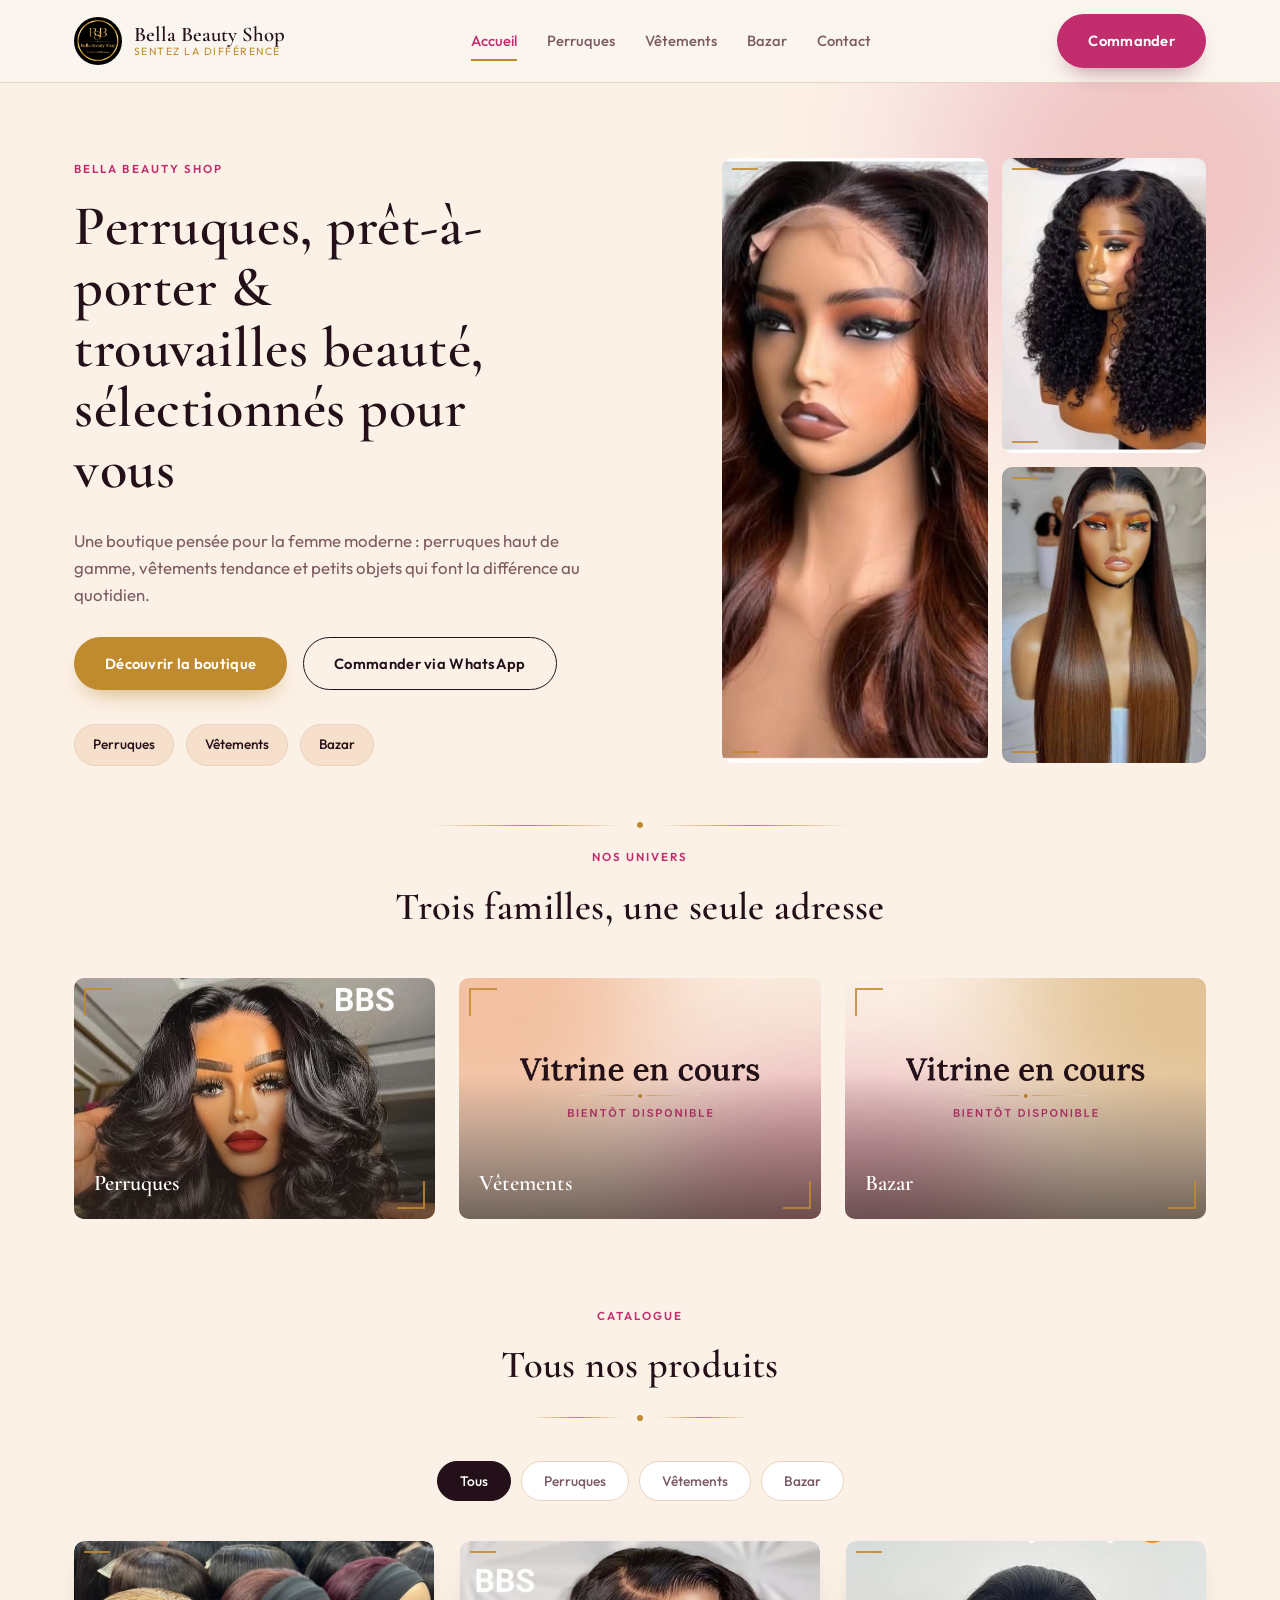
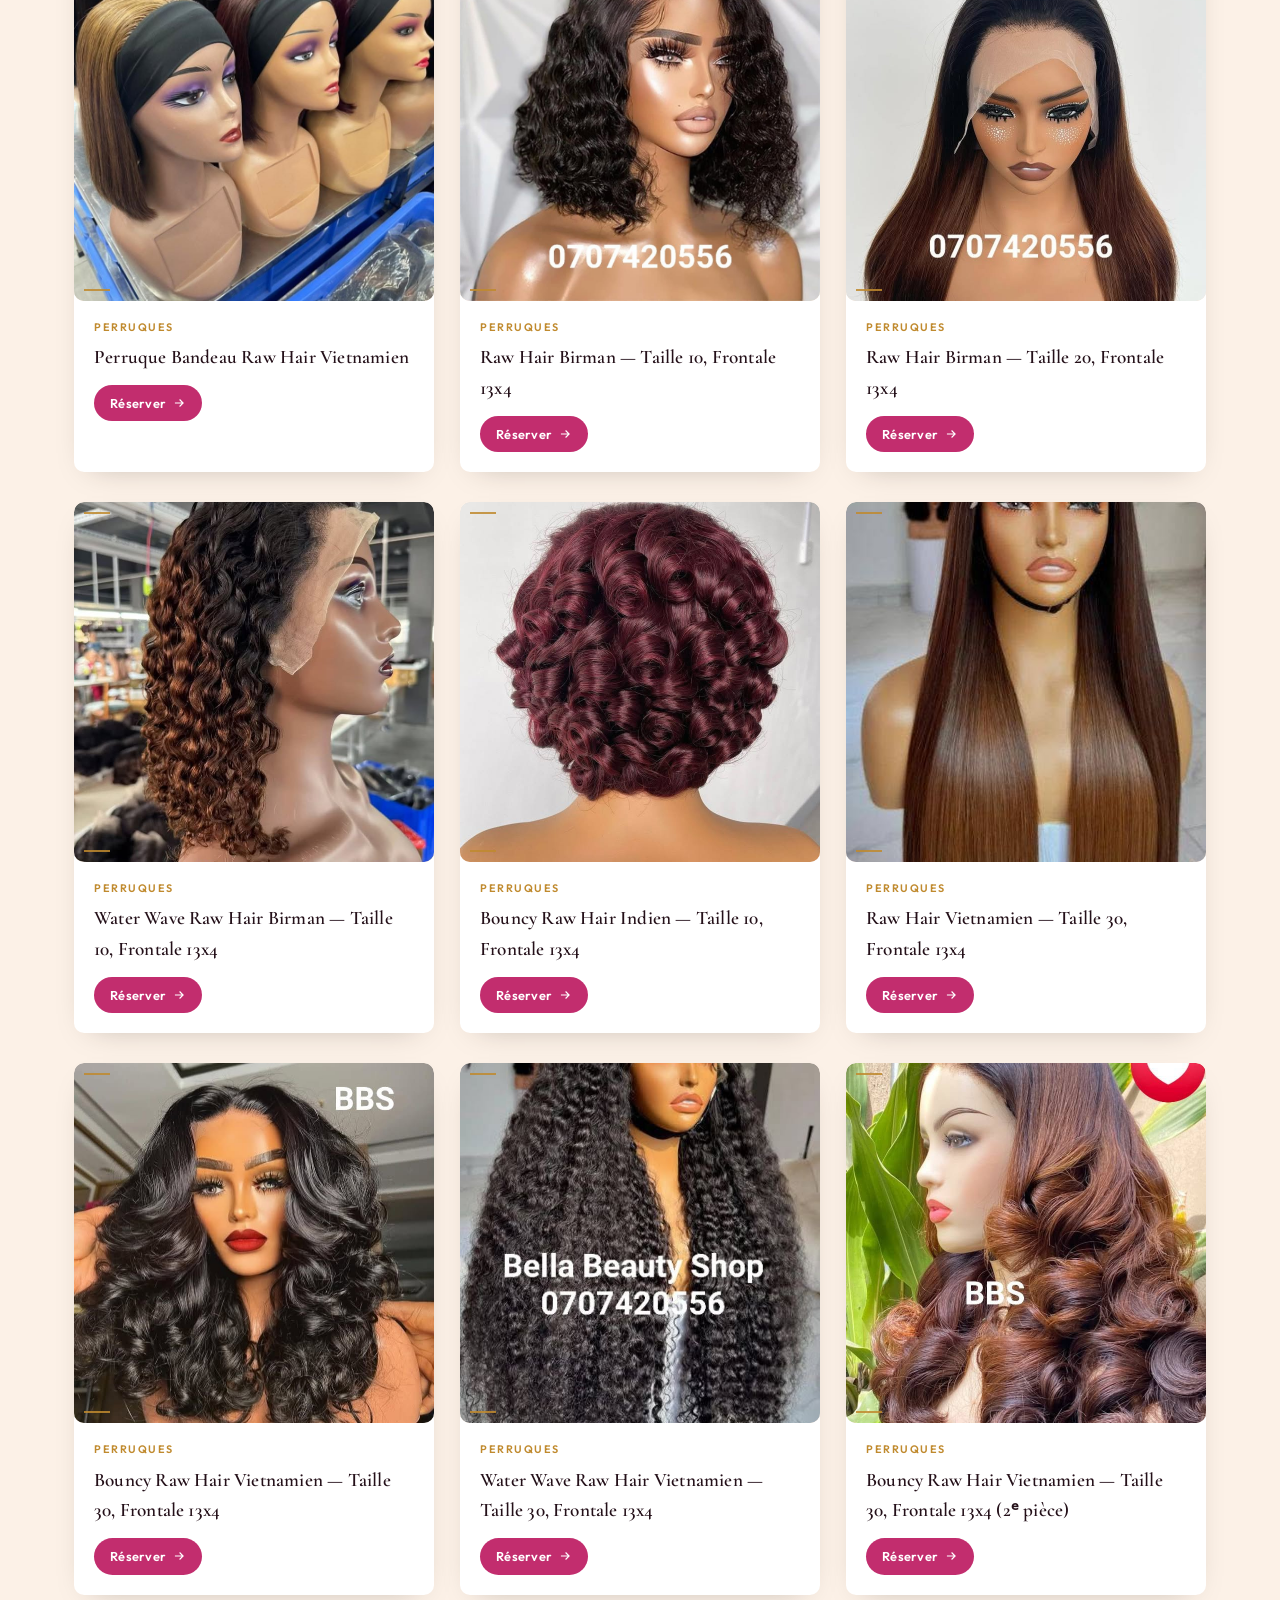
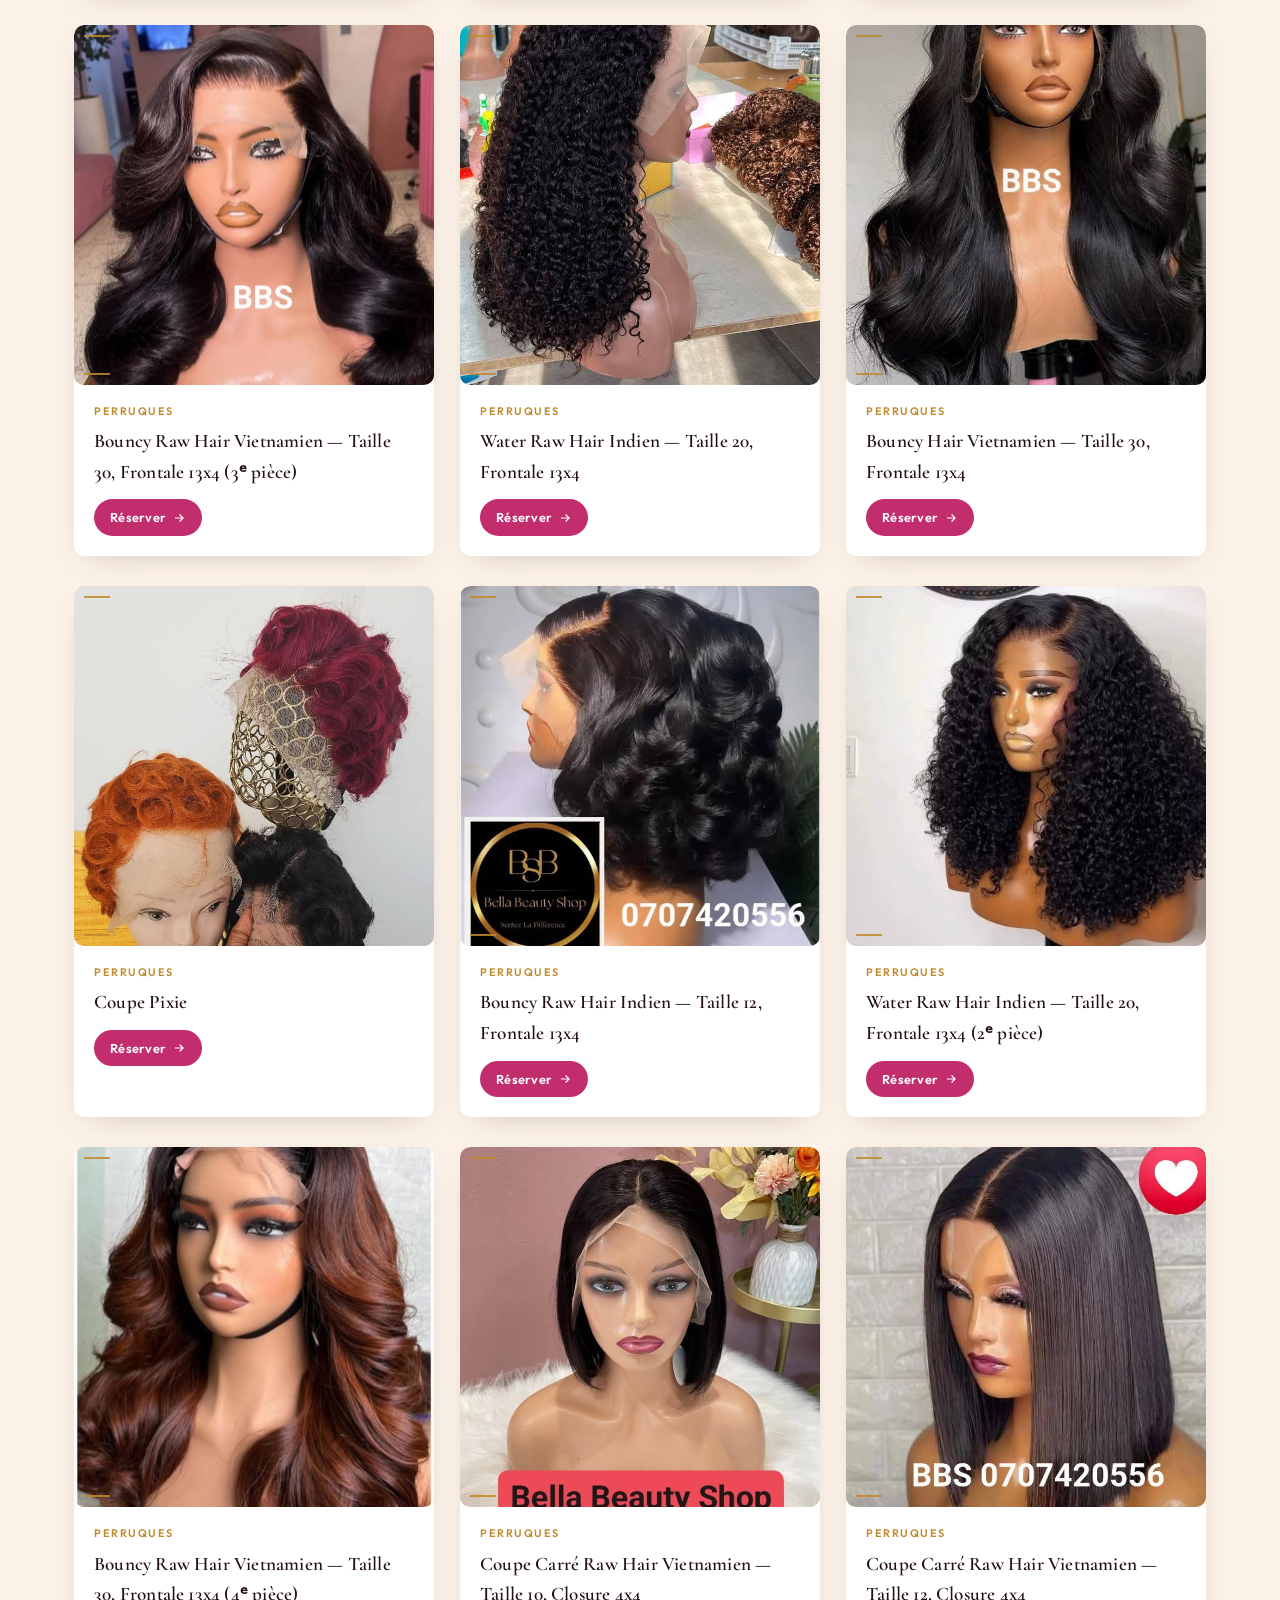
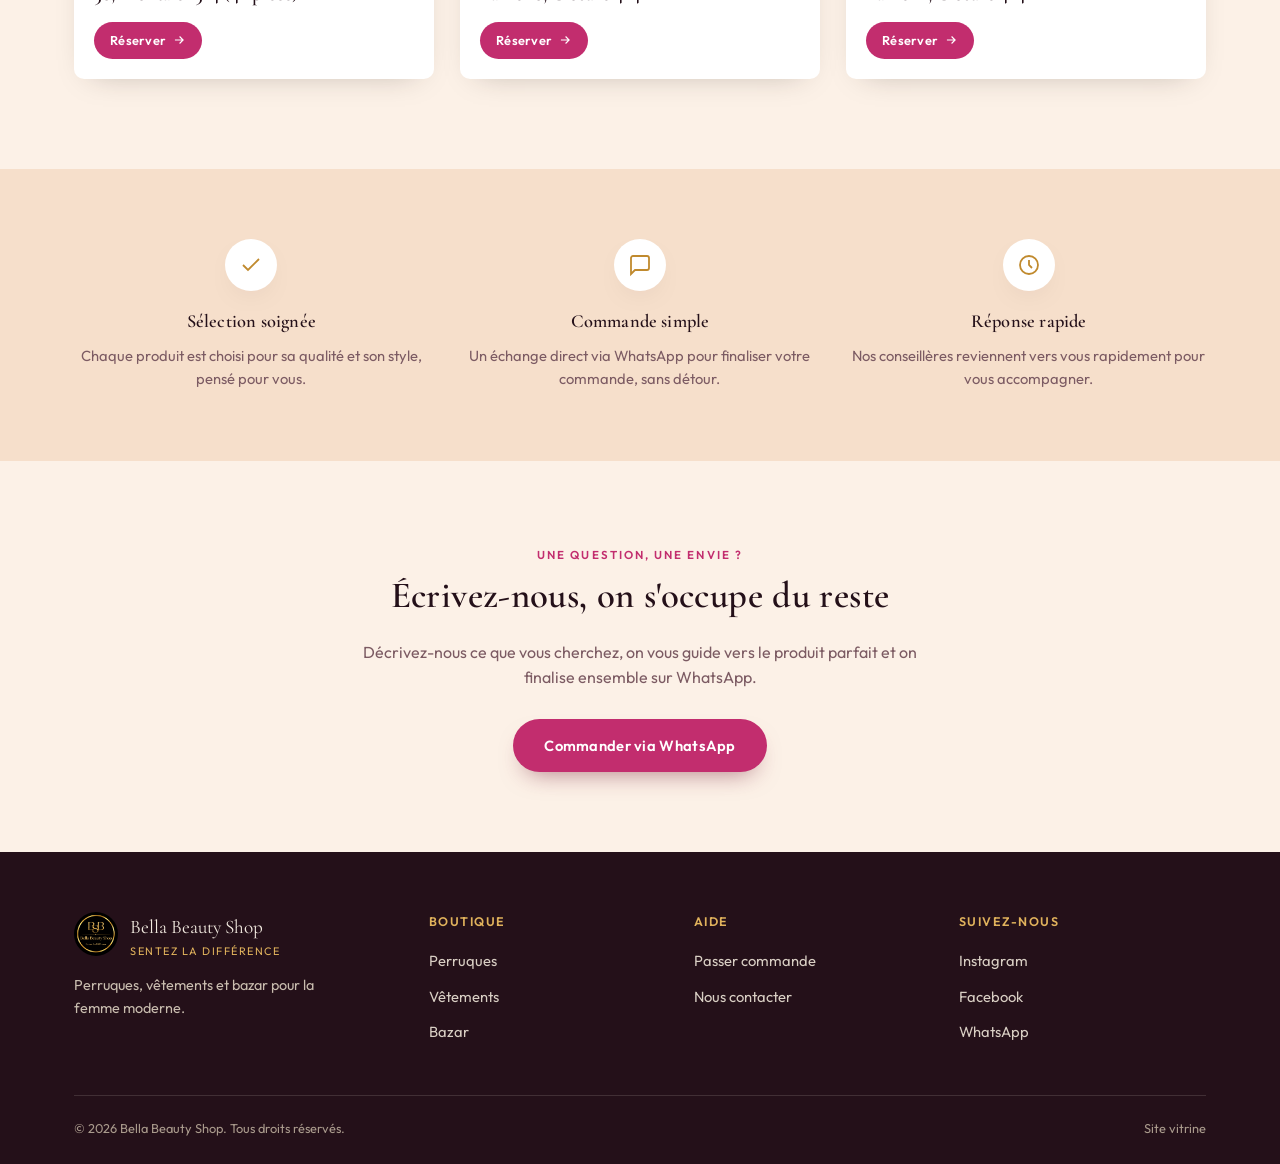
<file: index.html>
<!doctype html>
<html lang="fr">
<head>
  <meta charset="UTF-8" />
  <meta name="viewport" content="width=device-width, initial-scale=1.0" />
  <title>Bella Beauty Shop — Perruques, vêtements & bazar pour femmes</title>
  <meta name="description" content="Bella Beauty Shop : perruques, vêtements et articles bazar sélectionnés pour la femme moderne. Commande simple et rapide via WhatsApp." />
  <link rel="icon" href="assets/logo.png" />
  <link rel="preconnect" href="https://fonts.googleapis.com" />
  <link rel="preconnect" href="https://fonts.gstatic.com" crossorigin />
  <link href="https://fonts.googleapis.com/css2?family=Cormorant+Garamond:wght@500;600;700&family=Outfit:wght@400;500;600;700&display=swap" rel="stylesheet" />
  <link rel="stylesheet" href="css/style.css" />
</head>
<body>

  <header class="site-header">
    <div class="container site-header__inner">
      <a href="index.html" class="brand">
        <img src="assets/logo.png" alt="Bella Beauty Shop" class="brand__logo" />
        <span class="brand__text">
          <span class="brand__name">Bella Beauty Shop</span>
          <span class="brand__tagline">Sentez la différence</span>
        </span>
      </a>

      <nav class="main-nav" data-main-nav>
        <a href="index.html" class="is-active">Accueil</a>
        <a href="index.html#perruques">Perruques</a>
        <a href="index.html#vetements">Vêtements</a>
        <a href="index.html#bazar">Bazar</a>
        <a href="contact.html">Contact</a>
      </nav>

      <div class="header-actions">
        <a href="contact.html" class="btn btn--berry">Commander</a>
        <button class="nav-toggle" data-nav-toggle aria-label="Ouvrir le menu">
          <span></span><span></span><span></span>
        </button>
      </div>
    </div>
  </header>

  <main>
    <!-- HERO -->
    <section class="hero">
      <div class="container hero__inner">
        <div>
          <span class="eyebrow hero__eyebrow">Bella Beauty Shop</span>
          <h1>Perruques, prêt-à-porter &amp; trouvailles beauté, sélectionnés pour vous</h1>
          <p class="hero__lead">
            Une boutique pensée pour la femme moderne : perruques haut de gamme,
            vêtements tendance et petits objets qui font la différence au quotidien.
          </p>
          <div class="hero__actions">
            <a href="#catalogue" class="btn btn--gold">Découvrir la boutique</a>
            <a href="contact.html" class="btn btn--outline">Commander via WhatsApp</a>
          </div>
          <div class="hero__categories">
            <a href="index.html#perruques" class="chip">Perruques</a>
            <a href="index.html#vetements" class="chip">Vêtements</a>
            <a href="index.html#bazar" class="chip">Bazar</a>
          </div>
        </div>

        <div class="hero__art">
          <div class="hero__art-main frame frame__c2">
            <img src="assets/products/p16.jpg" alt="Perruque ondulée ombrée, Bella Beauty Shop" />
          </div>
          <div class="hero__art-side frame frame__c2">
            <img src="assets/products/p15-1.jpg" alt="Perruque bouclée naturelle" />
          </div>
          <div class="hero__art-side frame frame__c2">
            <img src="assets/products/p6-1.jpg" alt="Perruque longue lisse ombrée" />
          </div>
        </div>
      </div>
    </section>

    <div class="container">
      <div class="divider"><span class="divider__dot"></span></div>
    </div>

    <!-- BANDEAU CATEGORIES -->
    <section class="category-band">
      <div class="container">
        <div class="section-heading">
          <span class="eyebrow">Nos univers</span>
          <h2>Trois familles, une seule adresse</h2>
        </div>

        <div class="category-grid">
          <a href="index.html#perruques" class="category-card frame">
            <img src="assets/products/p7.jpg" alt="Perruque ondulée noire, catégorie Perruques" loading="lazy" />
            <div class="category-card__overlay"></div>
            <span class="category-card__label">Perruques</span>
          </a>
          <a href="index.html#vetements" class="category-card frame">
            <img src="assets/vitrine-vetements.jpg" alt="Vêtements : vitrine en cours" loading="lazy" />
            <div class="category-card__overlay"></div>
            <span class="category-card__label">Vêtements</span>
          </a>
          <a href="index.html#bazar" class="category-card frame">
            <img src="assets/vitrine-bazar.jpg" alt="Bazar : vitrine en cours" loading="lazy" />
            <div class="category-card__overlay"></div>
            <span class="category-card__label">Bazar</span>
          </a>
        </div>
      </div>
    </section>

    <!-- CATALOGUE -->
    <section class="products-section" id="catalogue">
      <div class="container">
        <div class="section-heading">
          <span class="eyebrow">Catalogue</span>
          <h2>Tous nos produits</h2>
          <div class="divider divider--tight"><span class="divider__dot"></span></div>
        </div>

        <div class="filter-bar">
          <button class="filter-btn is-active" data-filter="all">Tous</button>
          <button class="filter-btn" data-filter="perruques">Perruques</button>
          <button class="filter-btn" data-filter="vetements">Vêtements</button>
          <button class="filter-btn" data-filter="bazar">Bazar</button>
        </div>

        <div class="product-grid" data-product-grid></div>
        <div class="empty-state" data-empty-state>
          <div class="empty-state__icon">
            <svg viewBox="0 0 24 24" fill="none" stroke="currentColor" stroke-width="1.5">
              <path d="M12 3l1.9 4.3 4.7.5-3.5 3.2.9 4.6L12 13.4l-4 2.2.9-4.6L5.4 7.8l4.7-.5L12 3z"/>
            </svg>
          </div>
          <h3>Cette collection arrive bientôt</h3>
          <p>Nous préparons une belle sélection pour vous. Revenez très vite pour la découvrir !</p>
        </div>
      </div>
    </section>

    <!-- PROMESSES -->
    <section class="promise-band">
      <div class="container promise-grid">
        <div class="promise-item">
          <div class="promise-item__icon">
            <svg viewBox="0 0 24 24" fill="none" stroke="currentColor" stroke-width="1.8"><path d="M20 6L9 17l-5-5"/></svg>
          </div>
          <h3>Sélection soignée</h3>
          <p>Chaque produit est choisi pour sa qualité et son style, pensé pour vous.</p>
        </div>
        <div class="promise-item">
          <div class="promise-item__icon">
            <svg viewBox="0 0 24 24" fill="none" stroke="currentColor" stroke-width="1.8"><path d="M21 15a2 2 0 0 1-2 2H7l-4 4V5a2 2 0 0 1 2-2h14a2 2 0 0 1 2 2z"/></svg>
          </div>
          <h3>Commande simple</h3>
          <p>Un échange direct via WhatsApp pour finaliser votre commande, sans détour.</p>
        </div>
        <div class="promise-item">
          <div class="promise-item__icon">
            <svg viewBox="0 0 24 24" fill="none" stroke="currentColor" stroke-width="1.8"><circle cx="12" cy="12" r="9"/><path d="M12 7v5l3 3"/></svg>
          </div>
          <h3>Réponse rapide</h3>
          <p>Nos conseillères reviennent vers vous rapidement pour vous accompagner.</p>
        </div>
      </div>
    </section>

    <!-- CTA -->
    <section class="cta-band">
      <div class="container cta-band__inner">
        <span class="eyebrow">Une question, une envie ?</span>
        <h2>Écrivez-nous, on s'occupe du reste</h2>
        <p>Décrivez-nous ce que vous cherchez, on vous guide vers le produit parfait et on finalise ensemble sur WhatsApp.</p>
        <a href="contact.html" class="btn btn--berry">Commander via WhatsApp</a>
      </div>
    </section>
  </main>

  <footer class="site-footer">
    <div class="container">
      <div class="footer-grid">
        <div>
          <div class="footer-brand">
            <img src="assets/logo.png" alt="Bella Beauty Shop" />
            <div>
              <div class="footer-brand__name">Bella Beauty Shop</div>
              <div class="footer-brand__tagline">Sentez la différence</div>
            </div>
          </div>
          <p style="color:#c9bdaf; font-size:0.9rem; max-width:32ch;">
            Perruques, vêtements et bazar pour la femme moderne.
          </p>
        </div>
        <div class="footer-col">
          <h4>Boutique</h4>
          <ul>
            <li><a href="index.html#perruques">Perruques</a></li>
            <li><a href="index.html#vetements">Vêtements</a></li>
            <li><a href="index.html#bazar">Bazar</a></li>
          </ul>
        </div>
        <div class="footer-col">
          <h4>Aide</h4>
          <ul>
            <li><a href="contact.html">Passer commande</a></li>
            <li><a href="contact.html">Nous contacter</a></li>
          </ul>
        </div>
        <div class="footer-col">
          <h4>Suivez-nous</h4>
          <ul>
            <li><a href="https://www.instagram.com/bellabeautyshop7/" target="_blank" rel="noopener">Instagram</a></li>
            <li><a href="https://www.facebook.com/share/1KW7x2CaMJ/" target="_blank" rel="noopener">Facebook</a></li>
            <li><a href="https://wa.me/2250707420556" target="_blank" rel="noopener">WhatsApp</a></li>
          </ul>
        </div>
      </div>
      <div class="footer-bottom">
        <span>© 2026 Bella Beauty Shop. Tous droits réservés.</span>
        <span>Site vitrine</span>
      </div>
    </div>
  </footer>

  <script src="js/products.js"></script>
  <script src="js/main.js"></script>
</body>
</html>
</file>
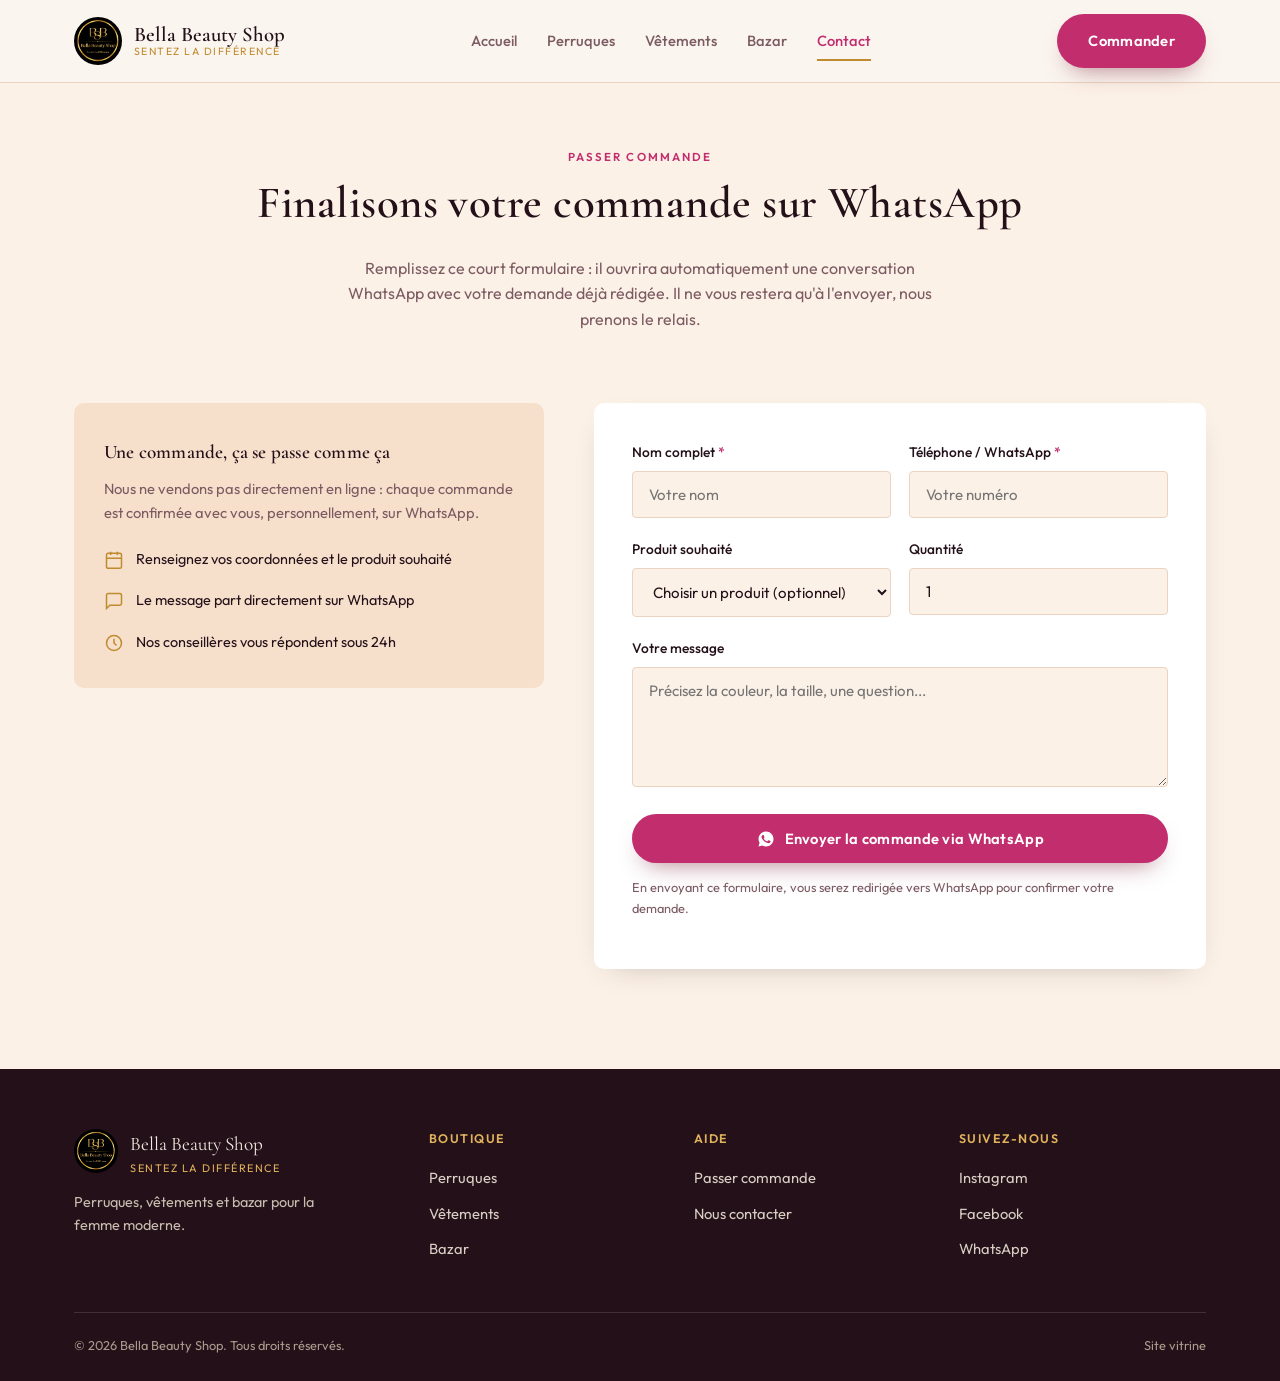
<file: contact.html>
<!doctype html>
<html lang="fr">
<head>
  <meta charset="UTF-8" />
  <meta name="viewport" content="width=device-width, initial-scale=1.0" />
  <title>Passer commande — Bella Beauty Shop</title>
  <link rel="icon" href="assets/logo.png" />
  <link rel="preconnect" href="https://fonts.googleapis.com" />
  <link rel="preconnect" href="https://fonts.gstatic.com" crossorigin />
  <link href="https://fonts.googleapis.com/css2?family=Cormorant+Garamond:wght@500;600;700&family=Outfit:wght@400;500;600;700&display=swap" rel="stylesheet" />
  <link rel="stylesheet" href="css/style.css" />
</head>
<body>

  <header class="site-header">
    <div class="container site-header__inner">
      <a href="index.html" class="brand">
        <img src="assets/logo.png" alt="Bella Beauty Shop" class="brand__logo" />
        <span class="brand__text">
          <span class="brand__name">Bella Beauty Shop</span>
          <span class="brand__tagline">Sentez la différence</span>
        </span>
      </a>

      <nav class="main-nav" data-main-nav>
        <a href="index.html">Accueil</a>
        <a href="index.html#perruques">Perruques</a>
        <a href="index.html#vetements">Vêtements</a>
        <a href="index.html#bazar">Bazar</a>
        <a href="contact.html" class="is-active">Contact</a>
      </nav>

      <div class="header-actions">
        <a href="contact.html" class="btn btn--berry">Commander</a>
        <button class="nav-toggle" data-nav-toggle aria-label="Ouvrir le menu">
          <span></span><span></span><span></span>
        </button>
      </div>
    </div>
  </header>

  <main>
    <section class="contact-hero">
      <div class="container">
        <span class="eyebrow">Passer commande</span>
        <h1>Finalisons votre commande sur WhatsApp</h1>
        <p>
          Remplissez ce court formulaire : il ouvrira automatiquement une
          conversation WhatsApp avec votre demande déjà rédigée. Il ne vous
          restera qu'à l'envoyer, nous prenons le relais.
        </p>
      </div>
    </section>

    <section class="contact-section">
      <div class="container contact-layout">
        <aside class="contact-info">
          <h3>Une commande, ça se passe comme ça</h3>
          <p>Nous ne vendons pas directement en ligne : chaque commande est confirmée avec vous, personnellement, sur WhatsApp.</p>
          <ul class="contact-info__list">
            <li>
              <svg viewBox="0 0 24 24" fill="none" stroke="currentColor" stroke-width="1.8"><rect x="3" y="4" width="18" height="18" rx="2"/><path d="M8 2v4M16 2v4M3 10h18"/></svg>
              <span>Renseignez vos coordonnées et le produit souhaité</span>
            </li>
            <li>
              <svg viewBox="0 0 24 24" fill="none" stroke="currentColor" stroke-width="1.8"><path d="M21 15a2 2 0 0 1-2 2H7l-4 4V5a2 2 0 0 1 2-2h14a2 2 0 0 1 2 2z"/></svg>
              <span>Le message part directement sur WhatsApp</span>
            </li>
            <li>
              <svg viewBox="0 0 24 24" fill="none" stroke="currentColor" stroke-width="1.8"><circle cx="12" cy="12" r="9"/><path d="M12 7v5l3 3"/></svg>
              <span>Nos conseillères vous répondent sous 24h</span>
            </li>
          </ul>
        </aside>

        <form class="contact-form" data-contact-form>
          <div class="selected-product" data-selected-product></div>

          <div class="form-row">
            <div class="form-group">
              <label for="nom">Nom complet <span class="required">*</span></label>
              <input type="text" id="nom" name="nom" placeholder="Votre nom" required />
            </div>
            <div class="form-group">
              <label for="telephone">Téléphone / WhatsApp <span class="required">*</span></label>
              <input type="tel" id="telephone" name="telephone" placeholder="Votre numéro" required />
            </div>
          </div>

          <div class="form-row">
            <div class="form-group">
              <label for="produit">Produit souhaité</label>
              <select id="produit" name="produit"></select>
            </div>
            <div class="form-group">
              <label for="quantite">Quantité</label>
              <input type="number" id="quantite" name="quantite" min="1" value="1" />
            </div>
          </div>

          <div class="form-group">
            <label for="message">Votre message</label>
            <textarea id="message" name="message" placeholder="Précisez la couleur, la taille, une question..."></textarea>
          </div>

          <button type="submit" class="btn btn--berry btn--block">
            <svg viewBox="0 0 24 24" fill="currentColor"><path d="M12.02 2c-5.5 0-9.98 4.48-9.98 9.98 0 1.76.46 3.47 1.34 4.98L2 22l5.2-1.36a9.94 9.94 0 0 0 4.82 1.23h.01c5.5 0 9.98-4.48 9.98-9.98S17.52 2 12.02 2zm5.85 14.13c-.25.7-1.25 1.29-1.98 1.44-.53.11-1.22.2-3.55-.76-2.98-1.23-4.9-4.24-5.05-4.44-.15-.2-1.2-1.6-1.2-3.05 0-1.45.75-2.16 1.02-2.45.25-.29.55-.36.73-.36.18 0 .37.002.53.01.17.008.4-.065.62.47.25.6.85 2.07.92 2.22.07.15.12.33.02.53-.1.2-.15.33-.3.5-.15.18-.32.4-.45.53-.15.15-.31.32-.13.62.18.3.8 1.32 1.72 2.14 1.18 1.06 2.18 1.39 2.48 1.55.3.15.48.13.65-.08.18-.2.75-.87.95-1.17.2-.3.4-.25.65-.15.27.1 1.7.8 1.99.95.28.15.47.22.54.34.07.13.07.72-.18 1.42z"/></svg>
            Envoyer la commande via WhatsApp
          </button>
          <p class="form-note">En envoyant ce formulaire, vous serez redirigée vers WhatsApp pour confirmer votre demande.</p>
        </form>
      </div>
    </section>
  </main>

  <footer class="site-footer">
    <div class="container">
      <div class="footer-grid">
        <div>
          <div class="footer-brand">
            <img src="assets/logo.png" alt="Bella Beauty Shop" />
            <div>
              <div class="footer-brand__name">Bella Beauty Shop</div>
              <div class="footer-brand__tagline">Sentez la différence</div>
            </div>
          </div>
          <p style="color:#c9bdaf; font-size:0.9rem; max-width:32ch;">
            Perruques, vêtements et bazar pour la femme moderne.
          </p>
        </div>
        <div class="footer-col">
          <h4>Boutique</h4>
          <ul>
            <li><a href="index.html#perruques">Perruques</a></li>
            <li><a href="index.html#vetements">Vêtements</a></li>
            <li><a href="index.html#bazar">Bazar</a></li>
          </ul>
        </div>
        <div class="footer-col">
          <h4>Aide</h4>
          <ul>
            <li><a href="contact.html">Passer commande</a></li>
            <li><a href="contact.html">Nous contacter</a></li>
          </ul>
        </div>
        <div class="footer-col">
          <h4>Suivez-nous</h4>
          <ul>
            <li><a href="https://www.instagram.com/bellabeautyshop7/" target="_blank" rel="noopener">Instagram</a></li>
            <li><a href="https://www.facebook.com/share/1KW7x2CaMJ/" target="_blank" rel="noopener">Facebook</a></li>
            <li><a href="https://wa.me/2250707420556" target="_blank" rel="noopener">WhatsApp</a></li>
          </ul>
        </div>
      </div>
      <div class="footer-bottom">
        <span>© 2026 Bella Beauty Shop. Tous droits réservés.</span>
        <span>Site vitrine</span>
      </div>
    </div>
  </footer>

  <script src="js/products.js"></script>
  <script src="js/main.js"></script>
</body>
</html>
</file>
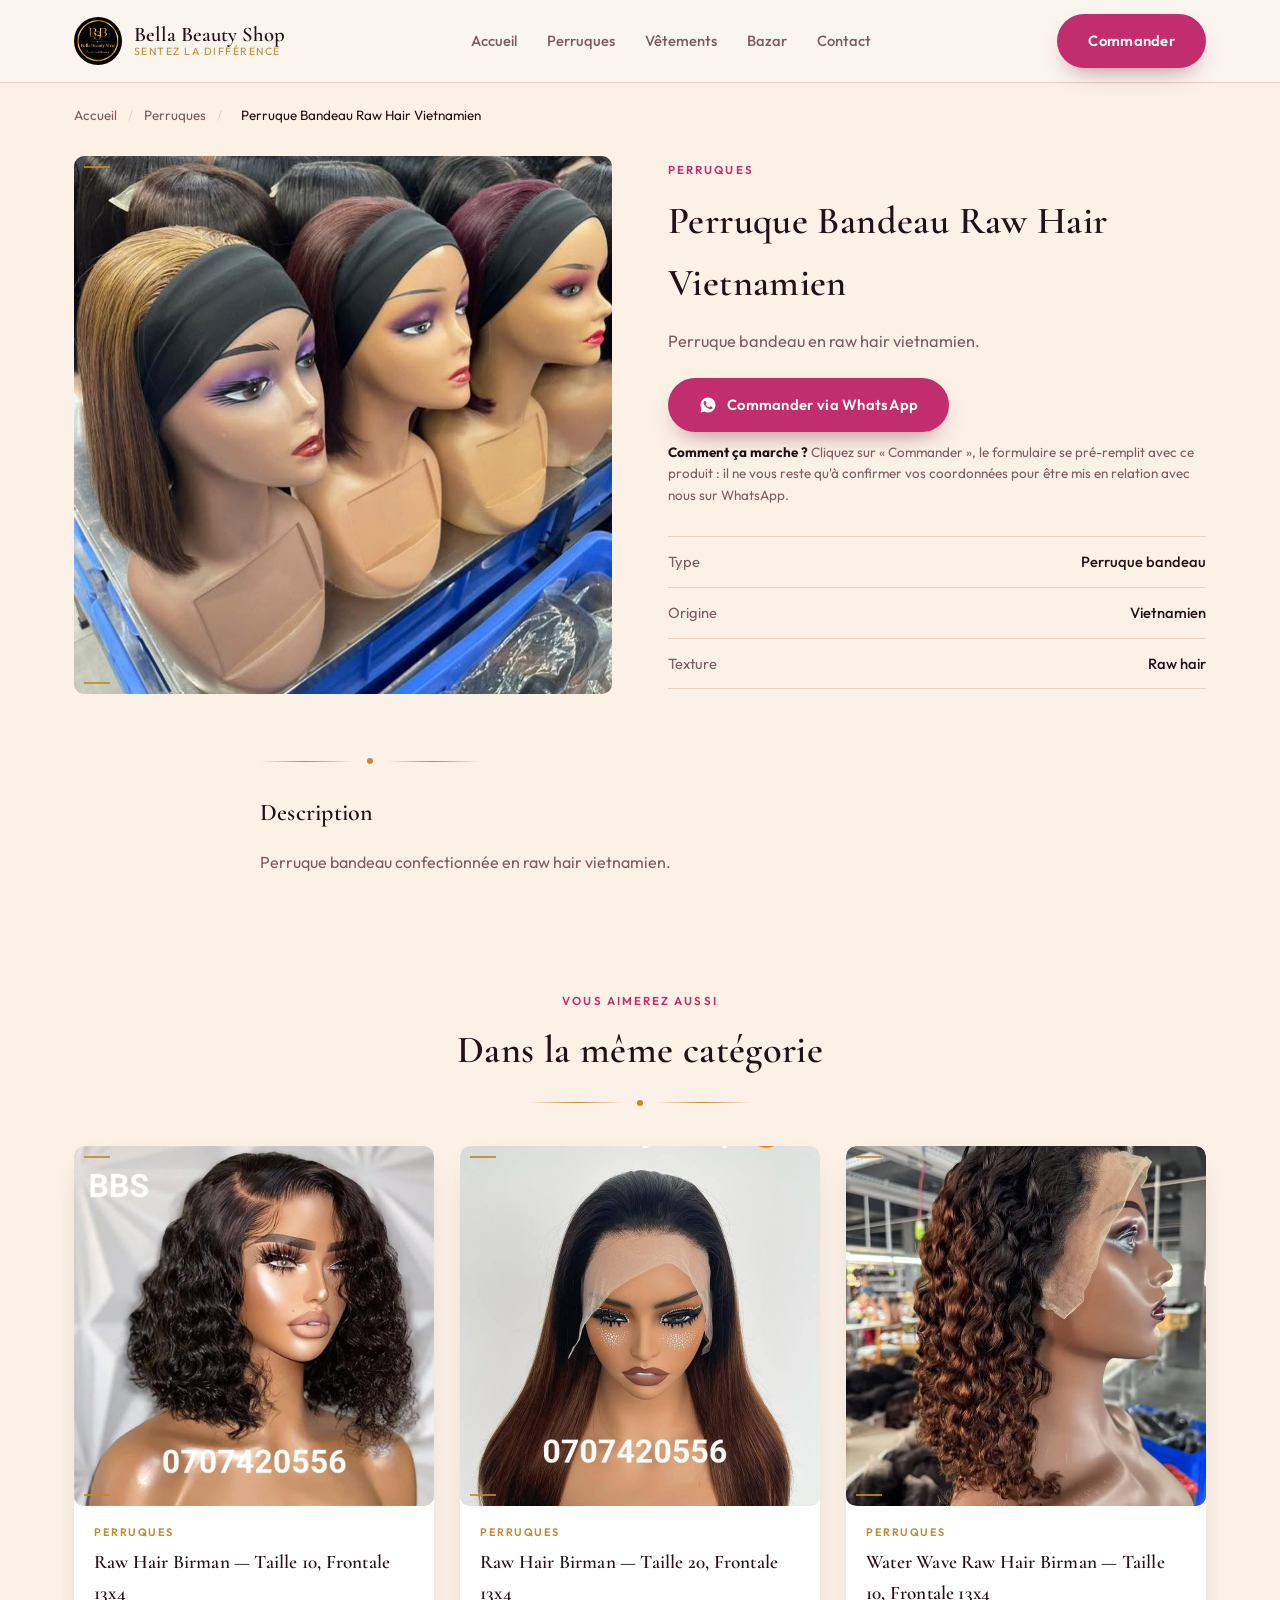
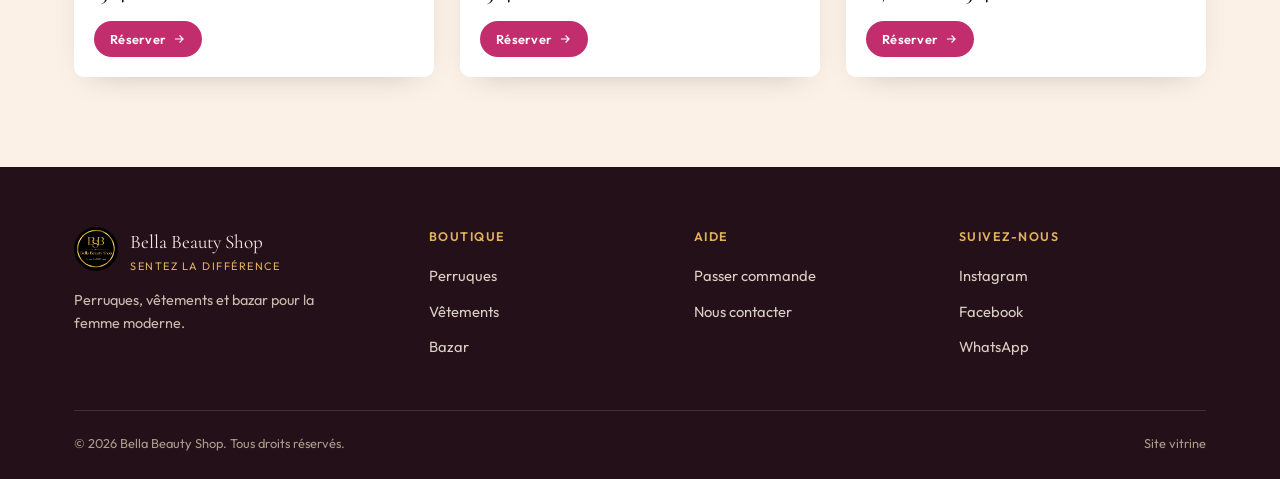
<file: product.html>
<!doctype html>
<html lang="fr">
<head>
  <meta charset="UTF-8" />
  <meta name="viewport" content="width=device-width, initial-scale=1.0" />
  <title>Produit — Bella Beauty Shop</title>
  <link rel="icon" href="assets/logo.png" />
  <link rel="preconnect" href="https://fonts.googleapis.com" />
  <link rel="preconnect" href="https://fonts.gstatic.com" crossorigin />
  <link href="https://fonts.googleapis.com/css2?family=Cormorant+Garamond:wght@500;600;700&family=Outfit:wght@400;500;600;700&display=swap" rel="stylesheet" />
  <link rel="stylesheet" href="css/style.css" />
</head>
<body>

  <header class="site-header">
    <div class="container site-header__inner">
      <a href="index.html" class="brand">
        <img src="assets/logo.png" alt="Bella Beauty Shop" class="brand__logo" />
        <span class="brand__text">
          <span class="brand__name">Bella Beauty Shop</span>
          <span class="brand__tagline">Sentez la différence</span>
        </span>
      </a>

      <nav class="main-nav" data-main-nav>
        <a href="index.html">Accueil</a>
        <a href="index.html#perruques">Perruques</a>
        <a href="index.html#vetements">Vêtements</a>
        <a href="index.html#bazar">Bazar</a>
        <a href="contact.html">Contact</a>
      </nav>

      <div class="header-actions">
        <a href="contact.html" class="btn btn--berry">Commander</a>
        <button class="nav-toggle" data-nav-toggle aria-label="Ouvrir le menu">
          <span></span><span></span><span></span>
        </button>
      </div>
    </div>
  </header>

  <main data-product-detail>
    <div class="container">
      <nav class="breadcrumb">
        <a href="index.html">Accueil</a>
        <span>/</span>
        <a href="index.html" data-crumb-category>Catégorie</a>
        <span>/</span>
        <span class="is-current" data-crumb-title>Produit</span>
      </nav>
    </div>

    <section class="product-detail">
      <div class="container product-detail__grid">
        <div class="product-detail__gallery">
          <div data-gallery></div>
          <div class="product-detail__thumbs" data-thumbs></div>
        </div>

        <div class="product-detail__info">
          <span class="eyebrow" data-eyebrow>Catégorie</span>
          <h1 data-title>Nom du produit</h1>
          <p class="product-detail__lead" data-lead>Lorem ipsum dolor sit amet.</p>

          <div class="product-detail__cta">
            <a href="contact.html" class="btn btn--berry" data-cta-contact>
              <svg viewBox="0 0 24 24" fill="currentColor"><path d="M12.02 2c-5.5 0-9.98 4.48-9.98 9.98 0 1.76.46 3.47 1.34 4.98L2 22l5.2-1.36a9.94 9.94 0 0 0 4.82 1.23h.01c5.5 0 9.98-4.48 9.98-9.98S17.52 2 12.02 2zm5.85 14.13c-.25.7-1.25 1.29-1.98 1.44-.53.11-1.22.2-3.55-.76-2.98-1.23-4.9-4.24-5.05-4.44-.15-.2-1.2-1.6-1.2-3.05 0-1.45.75-2.16 1.02-2.45.25-.29.55-.36.73-.36.18 0 .37.002.53.01.17.008.4-.065.62.47.25.6.85 2.07.92 2.22.07.15.12.33.02.53-.1.2-.15.33-.3.5-.15.18-.32.4-.45.53-.15.15-.31.32-.13.62.18.3.8 1.32 1.72 2.14 1.18 1.06 2.18 1.39 2.48 1.55.3.15.48.13.65-.08.18-.2.75-.87.95-1.17.2-.3.4-.25.65-.15.27.1 1.7.8 1.99.95.28.15.47.22.54.34.07.13.07.72-.18 1.42z"/></svg>
              Commander via WhatsApp
            </a>
          </div>
          <p class="product-detail__note">
            <strong>Comment ça marche ?</strong> Cliquez sur « Commander », le formulaire
            se pré-remplit avec ce produit : il ne vous reste qu'à confirmer vos
            coordonnées pour être mis en relation avec nous sur WhatsApp.
          </p>

          <ul class="specs-list" data-specs></ul>
        </div>
      </div>

      <div class="container product-detail__description">
        <div class="divider divider--tight" style="margin: 0 0 30px;"><span class="divider__dot"></span></div>
        <h2>Description</h2>
        <div data-description></div>
      </div>
    </section>

    <section class="related-section">
      <div class="container">
        <div class="section-heading">
          <span class="eyebrow">Vous aimerez aussi</span>
          <h2>Dans la même catégorie</h2>
          <div class="divider divider--tight"><span class="divider__dot"></span></div>
        </div>
        <div class="product-grid" data-related-grid></div>
      </div>
    </section>
  </main>

  <footer class="site-footer">
    <div class="container">
      <div class="footer-grid">
        <div>
          <div class="footer-brand">
            <img src="assets/logo.png" alt="Bella Beauty Shop" />
            <div>
              <div class="footer-brand__name">Bella Beauty Shop</div>
              <div class="footer-brand__tagline">Sentez la différence</div>
            </div>
          </div>
          <p style="color:#c9bdaf; font-size:0.9rem; max-width:32ch;">
            Perruques, vêtements et bazar pour la femme moderne.
          </p>
        </div>
        <div class="footer-col">
          <h4>Boutique</h4>
          <ul>
            <li><a href="index.html#perruques">Perruques</a></li>
            <li><a href="index.html#vetements">Vêtements</a></li>
            <li><a href="index.html#bazar">Bazar</a></li>
          </ul>
        </div>
        <div class="footer-col">
          <h4>Aide</h4>
          <ul>
            <li><a href="contact.html">Passer commande</a></li>
            <li><a href="contact.html">Nous contacter</a></li>
          </ul>
        </div>
        <div class="footer-col">
          <h4>Suivez-nous</h4>
          <ul>
            <li><a href="https://www.instagram.com/bellabeautyshop7/" target="_blank" rel="noopener">Instagram</a></li>
            <li><a href="https://www.facebook.com/share/1KW7x2CaMJ/" target="_blank" rel="noopener">Facebook</a></li>
            <li><a href="https://wa.me/2250707420556" target="_blank" rel="noopener">WhatsApp</a></li>
          </ul>
        </div>
      </div>
      <div class="footer-bottom">
        <span>© 2026 Bella Beauty Shop. Tous droits réservés.</span>
        <span>Site vitrine</span>
      </div>
    </div>
  </footer>

  <script src="js/products.js"></script>
  <script src="js/main.js"></script>
</body>
</html>
</file>
<file: css/style.css>
/* ==========================================================================
   Bella Beauty Shop — feuille de style
   Palette : ivoire chaud + or (repris du logo) + bordeaux profond en accent
   Typo : Cormorant Garamond (display) + Outfit (texte / UI)
   ========================================================================== */

:root {
  /* Couleurs — inspirées d'un coucher de soleil sur plage (or, corail)
     et d'une esthétique glam (noir profond, rose néon) */
  --color-bg: #fcf1e7;
  --color-bg-alt: #f6dfcb;
  --color-surface: #ffffff;
  --color-gold: #c08a2e;
  --color-gold-light: #e0b25c;
  --color-gold-pale: #f3e0be;
  --color-berry: #c22d6e;
  --color-berry-dark: #9a2158;
  --color-sunset: #e67a3e;
  --color-ink: #241019;
  --color-ink-soft: #7c5b63;
  --color-line: #ead3c0;

  /* Typo */
  --font-display: 'Cormorant Garamond', 'Georgia', serif;
  --font-body: 'Outfit', 'Segoe UI', sans-serif;

  /* Layout */
  --container: 1180px;
  --radius-s: 4px;
  --radius-m: 10px;
  --shadow-card: 0 10px 30px -18px rgba(43, 33, 28, 0.35);
  --transition: 220ms ease;
}

* {
  box-sizing: border-box;
}

html {
  scroll-behavior: smooth;
}

body {
  margin: 0;
  background: var(--color-bg);
  color: var(--color-ink);
  font-family: var(--font-body);
  font-size: 16px;
  line-height: 1.6;
  -webkit-font-smoothing: antialiased;
}

img {
  max-width: 100%;
  display: block;
}

a {
  color: inherit;
  text-decoration: none;
}

ul {
  list-style: none;
  margin: 0;
  padding: 0;
}

h1, h2, h3, h4 {
  font-family: var(--font-display);
  font-weight: 600;
  color: var(--color-ink);
  margin: 0 0 0.5em;
  letter-spacing: 0.01em;
}

p {
  margin: 0 0 1em;
}

.container {
  width: 100%;
  max-width: var(--container);
  margin: 0 auto;
  padding: 0 24px;
}

:focus-visible {
  outline: 2px solid var(--color-berry);
  outline-offset: 3px;
}

/* ---------- Eyebrow / labels ---------- */
.eyebrow {
  display: inline-block;
  font-family: var(--font-body);
  font-size: 0.72rem;
  font-weight: 600;
  letter-spacing: 0.18em;
  text-transform: uppercase;
  color: var(--color-berry);
}

/* ---------- Divider — motif repris du logo (trait / point / trait) ---------- */
.divider {
  display: flex;
  align-items: center;
  gap: 14px;
  margin: 0 auto;
  width: 100%;
  max-width: 420px;
}

.divider--tight {
  max-width: 220px;
}

.divider::before,
.divider::after {
  content: "";
  flex: 1;
  height: 1px;
  background: linear-gradient(90deg, transparent, var(--color-gold), transparent);
}

.divider__dot {
  width: 6px;
  height: 6px;
  border-radius: 50%;
  background: var(--color-gold);
  flex-shrink: 0;
}

.section-heading {
  text-align: center;
  margin-bottom: 40px;
}

.section-heading .eyebrow {
  display: block;
  margin-bottom: 10px;
}

.section-heading h2 {
  font-size: clamp(1.8rem, 3vw, 2.6rem);
  margin-bottom: 16px;
}

.section-heading .divider {
  margin-top: 18px;
}

/* ---------- Boutons ---------- */
.btn {
  display: inline-flex;
  align-items: center;
  justify-content: center;
  gap: 10px;
  padding: 14px 30px;
  border-radius: 999px;
  font-family: var(--font-body);
  font-weight: 600;
  font-size: 0.92rem;
  letter-spacing: 0.02em;
  border: 1px solid transparent;
  cursor: pointer;
  transition: transform var(--transition), background var(--transition), color var(--transition), box-shadow var(--transition);
}

.btn:hover {
  transform: translateY(-2px);
}

.btn--gold {
  background: var(--color-gold);
  color: #fff;
  box-shadow: 0 12px 24px -12px rgba(184, 134, 46, 0.7);
}

.btn--gold:hover {
  background: var(--color-gold-light);
}

.btn--berry {
  background: var(--color-berry);
  color: #fff;
  box-shadow: 0 12px 24px -12px rgba(122, 33, 56, 0.6);
}

.btn--berry:hover {
  background: var(--color-berry-dark);
}

.btn--outline {
  background: transparent;
  border-color: var(--color-ink);
  color: var(--color-ink);
}

.btn--outline:hover {
  background: var(--color-ink);
  color: #fff;
}

.btn--block {
  width: 100%;
}

.btn svg {
  width: 18px;
  height: 18px;
  flex-shrink: 0;
}

/* ---------- Header ---------- */
.site-header {
  position: sticky;
  top: 0;
  z-index: 40;
  background: rgba(251, 246, 240, 0.92);
  backdrop-filter: blur(8px);
  border-bottom: 1px solid var(--color-line);
}

.site-header__inner {
  display: flex;
  align-items: center;
  justify-content: space-between;
  padding: 14px 24px;
  gap: 20px;
}

.brand {
  display: flex;
  align-items: center;
  gap: 12px;
}

.brand__logo {
  width: 48px;
  height: 48px;
  border-radius: 50%;
  object-fit: cover;
}

.brand__text {
  display: flex;
  flex-direction: column;
  line-height: 1.1;
}

.brand__name {
  font-family: var(--font-display);
  font-size: 1.3rem;
  font-weight: 600;
  color: var(--color-ink);
}

.brand__tagline {
  font-size: 0.66rem;
  letter-spacing: 0.14em;
  text-transform: uppercase;
  color: var(--color-gold);
}

.main-nav {
  display: flex;
  align-items: center;
  gap: 30px;
}

.main-nav a {
  font-size: 0.92rem;
  font-weight: 500;
  color: var(--color-ink-soft);
  position: relative;
  padding: 4px 0;
  transition: color var(--transition);
}

.main-nav a:hover,
.main-nav a.is-active {
  color: var(--color-berry);
}

.main-nav a.is-active::after {
  content: "";
  position: absolute;
  left: 0;
  right: 0;
  bottom: -4px;
  height: 2px;
  background: var(--color-gold);
}

.header-actions {
  display: flex;
  align-items: center;
  gap: 14px;
}

.nav-toggle {
  display: none;
  flex-direction: column;
  gap: 5px;
  background: none;
  border: none;
  cursor: pointer;
  padding: 6px;
}

.nav-toggle span {
  width: 24px;
  height: 2px;
  background: var(--color-ink);
}

/* ---------- Hero ---------- */
.hero {
  position: relative;
  padding: 72px 0 56px;
  overflow: hidden;
}

/* Lueur "coucher de soleil" — signature visuelle, discrète et floue */
.hero::before {
  content: "";
  position: absolute;
  top: -160px;
  right: -140px;
  width: 520px;
  height: 520px;
  background: radial-gradient(circle, var(--color-sunset) 0%, var(--color-berry) 45%, transparent 72%);
  filter: blur(90px);
  opacity: 0.28;
  z-index: 0;
  pointer-events: none;
}

.hero__inner {
  position: relative;
  z-index: 1;
  display: grid;
  grid-template-columns: 1.1fr 0.9fr;
  gap: 56px;
  align-items: center;
}

.hero__eyebrow {
  margin-bottom: 18px;
}

.hero h1 {
  font-size: clamp(2.4rem, 4.4vw, 3.6rem);
  line-height: 1.08;
  max-width: 16ch;
}

.hero__lead {
  color: var(--color-ink-soft);
  font-size: 1.05rem;
  max-width: 46ch;
  margin-bottom: 28px;
}

.hero__actions {
  display: flex;
  flex-wrap: wrap;
  gap: 16px;
  margin-bottom: 34px;
}

.hero__categories {
  display: flex;
  flex-wrap: wrap;
  gap: 12px;
}

.chip {
  display: inline-flex;
  align-items: center;
  gap: 8px;
  padding: 9px 18px;
  border-radius: 999px;
  background: var(--color-bg-alt);
  border: 1px solid var(--color-line);
  font-size: 0.85rem;
  font-weight: 500;
  color: var(--color-ink);
  transition: all var(--transition);
}

.chip:hover {
  border-color: var(--color-gold);
  color: var(--color-berry);
}

.hero__art {
  position: relative;
  aspect-ratio: 4 / 5;
  display: grid;
  grid-template-columns: 1.3fr 1fr;
  grid-template-rows: 1fr 1fr;
  gap: 14px;
}

.hero__art-main {
  grid-row: 1 / span 2;
}

.hero__art-main img {
  object-position: center 20%;
}

.hero__art-side img {
  object-position: center 25%;
}

/* Cadre à coins dorés — motif signature repris de l'anneau du logo */
.frame {
  position: relative;
  background: var(--color-bg-alt);
  border-radius: var(--radius-m);
  overflow: hidden;
}

.frame::before,
.frame::after,
.frame__c2::before,
.frame__c2::after {
  content: "";
  position: absolute;
  width: 26px;
  height: 26px;
  border: 2px solid var(--color-gold);
  z-index: 2;
  opacity: 0.85;
  transition: opacity var(--transition), width var(--transition), height var(--transition);
}

.frame::before {
  top: 10px;
  left: 10px;
  border-right: none;
  border-bottom: none;
}

.frame::after {
  bottom: 10px;
  right: 10px;
  border-left: none;
  border-top: none;
}

.frame__c2::before {
  top: 10px;
  right: 10px;
  border-left: none;
  border-bottom: none;
}

.frame__c2::after {
  bottom: 10px;
  left: 10px;
  border-right: none;
  border-top: none;
}

.placeholder {
  position: absolute;
  inset: 0;
  display: flex;
  align-items: center;
  justify-content: center;
  flex-direction: column;
  gap: 8px;
  background: repeating-linear-gradient(
    135deg,
    var(--color-bg-alt),
    var(--color-bg-alt) 12px,
    #efe0d0 12px,
    #efe0d0 24px
  );
  color: var(--color-ink-soft);
  text-align: center;
  padding: 20px;
}

.frame img {
  position: absolute;
  inset: 0;
  width: 100%;
  height: 100%;
  object-fit: cover;
  z-index: 1;
}

.placeholder svg {
  width: 34px;
  height: 34px;
  opacity: 0.55;
}

.placeholder span {
  font-size: 0.78rem;
  letter-spacing: 0.05em;
  text-transform: uppercase;
}

.hero__art .placeholder span {
  font-size: 0.85rem;
}

/* ---------- Bandeau catégories (accueil) ---------- */
.category-band {
  padding: 20px 0 64px;
}

.category-grid {
  display: grid;
  grid-template-columns: repeat(3, 1fr);
  gap: 24px;
}

.category-card {
  position: relative;
  border-radius: var(--radius-m);
  overflow: hidden;
  aspect-ratio: 3 / 2;
}

.category-card .placeholder,
.category-card img {
  transition: transform 400ms ease;
}

.category-card img {
  object-position: center 12%;
}

.category-card:hover .placeholder,
.category-card:hover img {
  transform: scale(1.04);
}

.category-card__label {
  position: absolute;
  left: 20px;
  bottom: 18px;
  z-index: 3;
  color: #fff;
  font-family: var(--font-display);
  font-size: 1.4rem;
  font-weight: 600;
}

.category-card__overlay {
  position: absolute;
  inset: 0;
  background: linear-gradient(180deg, rgba(43, 33, 28, 0) 40%, rgba(43, 33, 28, 0.65) 100%);
  z-index: 2;
}

/* ---------- Produits : filtres + grille ---------- */
.products-section {
  padding: 24px 0 90px;
  scroll-margin-top: 80px;
}

.filter-bar {
  display: flex;
  justify-content: center;
  gap: 10px;
  flex-wrap: wrap;
  margin-bottom: 40px;
}

.filter-btn {
  padding: 10px 22px;
  border-radius: 999px;
  border: 1px solid var(--color-line);
  background: var(--color-surface);
  font-family: var(--font-body);
  font-weight: 500;
  font-size: 0.86rem;
  color: var(--color-ink-soft);
  cursor: pointer;
  transition: all var(--transition);
}

.filter-btn:hover {
  border-color: var(--color-gold);
  color: var(--color-ink);
}

.filter-btn.is-active {
  background: var(--color-ink);
  border-color: var(--color-ink);
  color: #fff;
}

.product-grid {
  display: grid;
  grid-template-columns: repeat(3, 1fr);
  gap: 30px 26px;
}

.product-card {
  display: block;
  background: var(--color-surface);
  border-radius: var(--radius-m);
  overflow: hidden;
  box-shadow: var(--shadow-card);
  transition: transform var(--transition), box-shadow var(--transition);
}

.product-card:hover {
  transform: translateY(-6px);
  box-shadow: 0 20px 34px -16px rgba(43, 33, 28, 0.4);
}

.product-card:hover .frame::before,
.product-card:hover .frame::after,
.product-card:hover .frame__c2::before,
.product-card:hover .frame__c2::after {
  width: 34px;
  height: 34px;
  opacity: 1;
}

.product-card__media {
  display: block;
}

.product-card__frame {
  position: relative;
  aspect-ratio: 1 / 1;
  border-radius: 0;
}

.product-card__frame .frame {
  position: absolute;
  inset: 0;
}

.product-card__body {
  padding: 18px 20px 20px;
  display: flex;
  flex-direction: column;
  align-items: flex-start;
  gap: 12px;
}

.product-card__title-link {
  display: block;
}

.product-card__eyebrow {
  font-size: 0.68rem;
  font-weight: 600;
  letter-spacing: 0.14em;
  text-transform: uppercase;
  color: var(--color-gold);
  margin-bottom: 6px;
  display: block;
}

.product-card__title {
  font-family: var(--font-display);
  font-size: 1.2rem;
  font-weight: 600;
  margin-bottom: 0;
}

/* Badge "Réserver" — remplace l'affichage du prix, renvoie vers le contact */
.reserve-pill {
  display: inline-flex;
  align-items: center;
  gap: 6px;
  padding: 8px 16px;
  border-radius: 999px;
  background: var(--color-berry);
  color: #fff;
  font-family: var(--font-body);
  font-size: 0.8rem;
  font-weight: 600;
  letter-spacing: 0.02em;
  transition: background var(--transition), transform var(--transition);
}

.reserve-pill:hover {
  background: var(--color-berry-dark);
  transform: translateX(2px);
}

.reserve-pill svg {
  width: 14px;
  height: 14px;
}

.reserve-pill--lg {
  padding: 12px 24px;
  font-size: 0.88rem;
}

.empty-state {
  text-align: center;
  padding: 60px 20px 40px;
  color: var(--color-ink-soft);
  display: none;
}

.empty-state.is-visible {
  display: block;
}

.empty-state__icon {
  width: 56px;
  height: 56px;
  margin: 0 auto 18px;
  border-radius: 50%;
  background: var(--color-gold-pale);
  color: var(--color-gold);
  display: flex;
  align-items: center;
  justify-content: center;
}

.empty-state__icon svg {
  width: 24px;
  height: 24px;
}

.empty-state h3 {
  font-size: 1.3rem;
  margin-bottom: 8px;
}

.empty-state p {
  max-width: 40ch;
  margin: 0 auto;
  font-size: 0.92rem;
}

/* ---------- Bandeau engagement / boutique ---------- */
.promise-band {
  padding: 70px 0;
  background: var(--color-bg-alt);
}

.promise-grid {
  display: grid;
  grid-template-columns: repeat(3, 1fr);
  gap: 34px;
}

.promise-item {
  text-align: center;
}

.promise-item__icon {
  width: 52px;
  height: 52px;
  margin: 0 auto 16px;
  border-radius: 50%;
  background: var(--color-surface);
  display: flex;
  align-items: center;
  justify-content: center;
  color: var(--color-gold);
  box-shadow: var(--shadow-card);
}

.promise-item__icon svg {
  width: 24px;
  height: 24px;
}

.promise-item h3 {
  font-size: 1.15rem;
  margin-bottom: 8px;
}

.promise-item p {
  color: var(--color-ink-soft);
  font-size: 0.92rem;
  margin: 0;
}

/* ---------- CTA bandeau ---------- */
.cta-band {
  padding: 80px 0;
  text-align: center;
}

.cta-band__inner {
  max-width: 640px;
  margin: 0 auto;
}

.cta-band h2 {
  font-size: clamp(1.7rem, 3vw, 2.3rem);
  margin-bottom: 14px;
}

.cta-band p {
  color: var(--color-ink-soft);
  margin-bottom: 28px;
}

/* ---------- Footer ---------- */
.site-footer {
  background: var(--color-ink);
  color: #f1e9df;
  padding: 60px 0 26px;
}

.footer-grid {
  display: grid;
  grid-template-columns: 1.4fr 1fr 1fr 1.1fr;
  gap: 40px;
  padding-bottom: 40px;
  border-bottom: 1px solid rgba(241, 233, 223, 0.14);
}

.footer-brand {
  display: flex;
  gap: 12px;
  margin-bottom: 14px;
}

.footer-brand img {
  width: 44px;
  height: 44px;
  border-radius: 50%;
}

.footer-brand__name {
  font-family: var(--font-display);
  font-size: 1.2rem;
}

.footer-brand__tagline {
  font-size: 0.68rem;
  letter-spacing: 0.14em;
  text-transform: uppercase;
  color: var(--color-gold-light);
}

.footer-col h4 {
  font-family: var(--font-body);
  font-size: 0.78rem;
  letter-spacing: 0.12em;
  text-transform: uppercase;
  color: var(--color-gold-light);
  margin-bottom: 16px;
}

.footer-col ul li {
  margin-bottom: 10px;
}

.footer-col a {
  color: #d9cfc4;
  font-size: 0.92rem;
  transition: color var(--transition);
}

.footer-col a:hover {
  color: #fff;
}

.footer-bottom {
  display: flex;
  justify-content: space-between;
  align-items: center;
  flex-wrap: wrap;
  gap: 10px;
  padding-top: 22px;
  font-size: 0.8rem;
  color: #a99a8c;
}

/* ---------- Fil d'Ariane ---------- */
.breadcrumb {
  padding: 22px 0 0;
  font-size: 0.84rem;
  color: var(--color-ink-soft);
}

.breadcrumb a:hover {
  color: var(--color-berry);
}

.breadcrumb span {
  margin: 0 8px;
  color: var(--color-line);
}

.breadcrumb .is-current {
  color: var(--color-ink);
}

/* ---------- Page produit ---------- */
.product-detail {
  padding: 30px 0 30px;
}

.product-detail__grid {
  display: grid;
  grid-template-columns: 1fr 1fr;
  gap: 56px;
  align-items: flex-start;
}

.product-detail__gallery .frame {
  aspect-ratio: 1 / 1;
}

.product-detail__thumbs {
  display: grid;
  grid-template-columns: repeat(4, 1fr);
  gap: 12px;
  margin-top: 14px;
}

.thumb {
  all: unset;
  display: block;
  position: relative;
  aspect-ratio: 1 / 1;
  border-radius: var(--radius-s);
  overflow: hidden;
  cursor: pointer;
  border: 2px solid transparent;
  transition: border-color var(--transition), opacity var(--transition);
}

.thumb img {
  width: 100%;
  height: 100%;
  object-fit: cover;
  display: block;
}

.thumb:hover {
  opacity: 0.85;
}

.thumb.is-active {
  border-color: var(--color-gold);
}

.product-detail__info .eyebrow {
  margin-bottom: 12px;
}

.product-detail__info h1 {
  font-size: clamp(1.9rem, 3vw, 2.5rem);
  margin-bottom: 14px;
}

.product-detail__lead {
  color: var(--color-ink-soft);
  font-size: 1.02rem;
  margin-bottom: 24px;
}

.product-detail__cta {
  display: flex;
  flex-wrap: wrap;
  gap: 14px;
  margin-bottom: 10px;
}

.product-detail__note {
  font-size: 0.84rem;
  color: var(--color-ink-soft);
  margin-bottom: 30px;
}

.product-detail__note strong {
  color: var(--color-ink);
}

.specs-list {
  border-top: 1px solid var(--color-line);
}

.specs-list li {
  display: flex;
  justify-content: space-between;
  gap: 20px;
  padding: 13px 0;
  border-bottom: 1px solid var(--color-line);
  font-size: 0.92rem;
}

.specs-list li span:first-child {
  color: var(--color-ink-soft);
}

.specs-list li span:last-child {
  font-weight: 500;
  text-align: right;
}

.product-detail__description {
  padding: 50px 0 10px;
  max-width: 760px;
}

.product-detail__description h2 {
  font-size: 1.5rem;
  margin-bottom: 18px;
}

.product-detail__description p {
  color: var(--color-ink-soft);
}

.related-section {
  padding: 60px 0 90px;
}

/* ---------- Page contact ---------- */
.contact-hero {
  padding: 60px 0 20px;
  text-align: center;
}

.contact-hero h1 {
  font-size: clamp(2rem, 3.6vw, 2.8rem);
  margin-bottom: 16px;
}

.contact-hero p {
  max-width: 56ch;
  margin: 0 auto;
  color: var(--color-ink-soft);
}

.contact-section {
  padding: 50px 0 100px;
}

.contact-layout {
  display: grid;
  grid-template-columns: 1fr 1.3fr;
  gap: 50px;
  align-items: flex-start;
}

.contact-info {
  background: var(--color-bg-alt);
  border-radius: var(--radius-m);
  padding: 34px 30px;
}

.contact-info h3 {
  font-size: 1.2rem;
  margin-bottom: 10px;
}

.contact-info p {
  color: var(--color-ink-soft);
  font-size: 0.92rem;
}

.contact-info__list {
  margin-top: 24px;
  display: flex;
  flex-direction: column;
  gap: 18px;
}

.contact-info__list li {
  display: flex;
  align-items: flex-start;
  gap: 12px;
  font-size: 0.9rem;
}

.contact-info__list svg {
  width: 20px;
  height: 20px;
  color: var(--color-gold);
  flex-shrink: 0;
  margin-top: 2px;
}

.contact-form {
  background: var(--color-surface);
  border-radius: var(--radius-m);
  box-shadow: var(--shadow-card);
  padding: 38px;
}

.form-row {
  display: grid;
  grid-template-columns: 1fr 1fr;
  gap: 18px;
}

.form-group {
  margin-bottom: 20px;
}

.form-group label {
  display: block;
  font-size: 0.86rem;
  font-weight: 500;
  margin-bottom: 8px;
  color: var(--color-ink);
}

.form-group .required {
  color: var(--color-berry);
}

.form-group input,
.form-group select,
.form-group textarea {
  width: 100%;
  padding: 13px 16px;
  border-radius: var(--radius-s);
  border: 1px solid var(--color-line);
  background: var(--color-bg);
  font-family: var(--font-body);
  font-size: 0.94rem;
  color: var(--color-ink);
  transition: border-color var(--transition);
}

.form-group input:focus,
.form-group select:focus,
.form-group textarea:focus {
  border-color: var(--color-gold);
  outline: none;
}

.form-group textarea {
  resize: vertical;
  min-height: 120px;
}

.form-note {
  font-size: 0.8rem;
  color: var(--color-ink-soft);
  margin-top: 14px;
}

.selected-product {
  display: none;
  align-items: center;
  gap: 14px;
  padding: 14px 16px;
  border-radius: var(--radius-s);
  background: var(--color-gold-pale);
  margin-bottom: 22px;
  font-size: 0.88rem;
}

.selected-product.is-visible {
  display: flex;
}

.selected-product img,
.selected-product .placeholder {
  width: 46px;
  height: 46px;
  border-radius: var(--radius-s);
  flex-shrink: 0;
  position: static;
  object-fit: cover;
}

.selected-product .placeholder svg {
  width: 18px;
  height: 18px;
}

.selected-product strong {
  display: block;
  color: var(--color-ink);
}

/* ---------- Responsive ---------- */
@media (max-width: 980px) {
  .hero__inner {
    grid-template-columns: 1fr;
  }

  .hero__art {
    order: -1;
    width: 100%;
    max-width: 420px;
    margin: 0 auto;
  }

  .category-grid {
    grid-template-columns: repeat(2, 1fr);
  }

  .product-grid {
    grid-template-columns: repeat(2, 1fr);
  }

  .promise-grid {
    grid-template-columns: 1fr;
    gap: 28px;
  }

  .footer-grid {
    grid-template-columns: 1fr 1fr;
  }

  .product-detail__grid {
    grid-template-columns: 1fr;
    gap: 32px;
  }

  .contact-layout {
    grid-template-columns: 1fr;
  }
}

@media (max-width: 720px) {
  .main-nav {
    position: fixed;
    top: 74px;
    left: 0;
    right: 0;
    background: var(--color-bg);
    border-bottom: 1px solid var(--color-line);
    flex-direction: column;
    align-items: flex-start;
    gap: 0;
    padding: 10px 24px 20px;
    transform: translateY(-140%);
    opacity: 0;
    transition: transform var(--transition), opacity var(--transition);
  }

  .main-nav.is-open {
    transform: translateY(0);
    opacity: 1;
  }

  .main-nav a {
    padding: 12px 0;
    width: 100%;
    border-bottom: 1px solid var(--color-line);
  }

  .nav-toggle {
    display: flex;
  }

  .category-grid,
  .product-grid {
    grid-template-columns: 1fr;
  }

  .footer-grid {
    grid-template-columns: 1fr;
  }

  .form-row {
    grid-template-columns: 1fr;
  }
}
</file>
